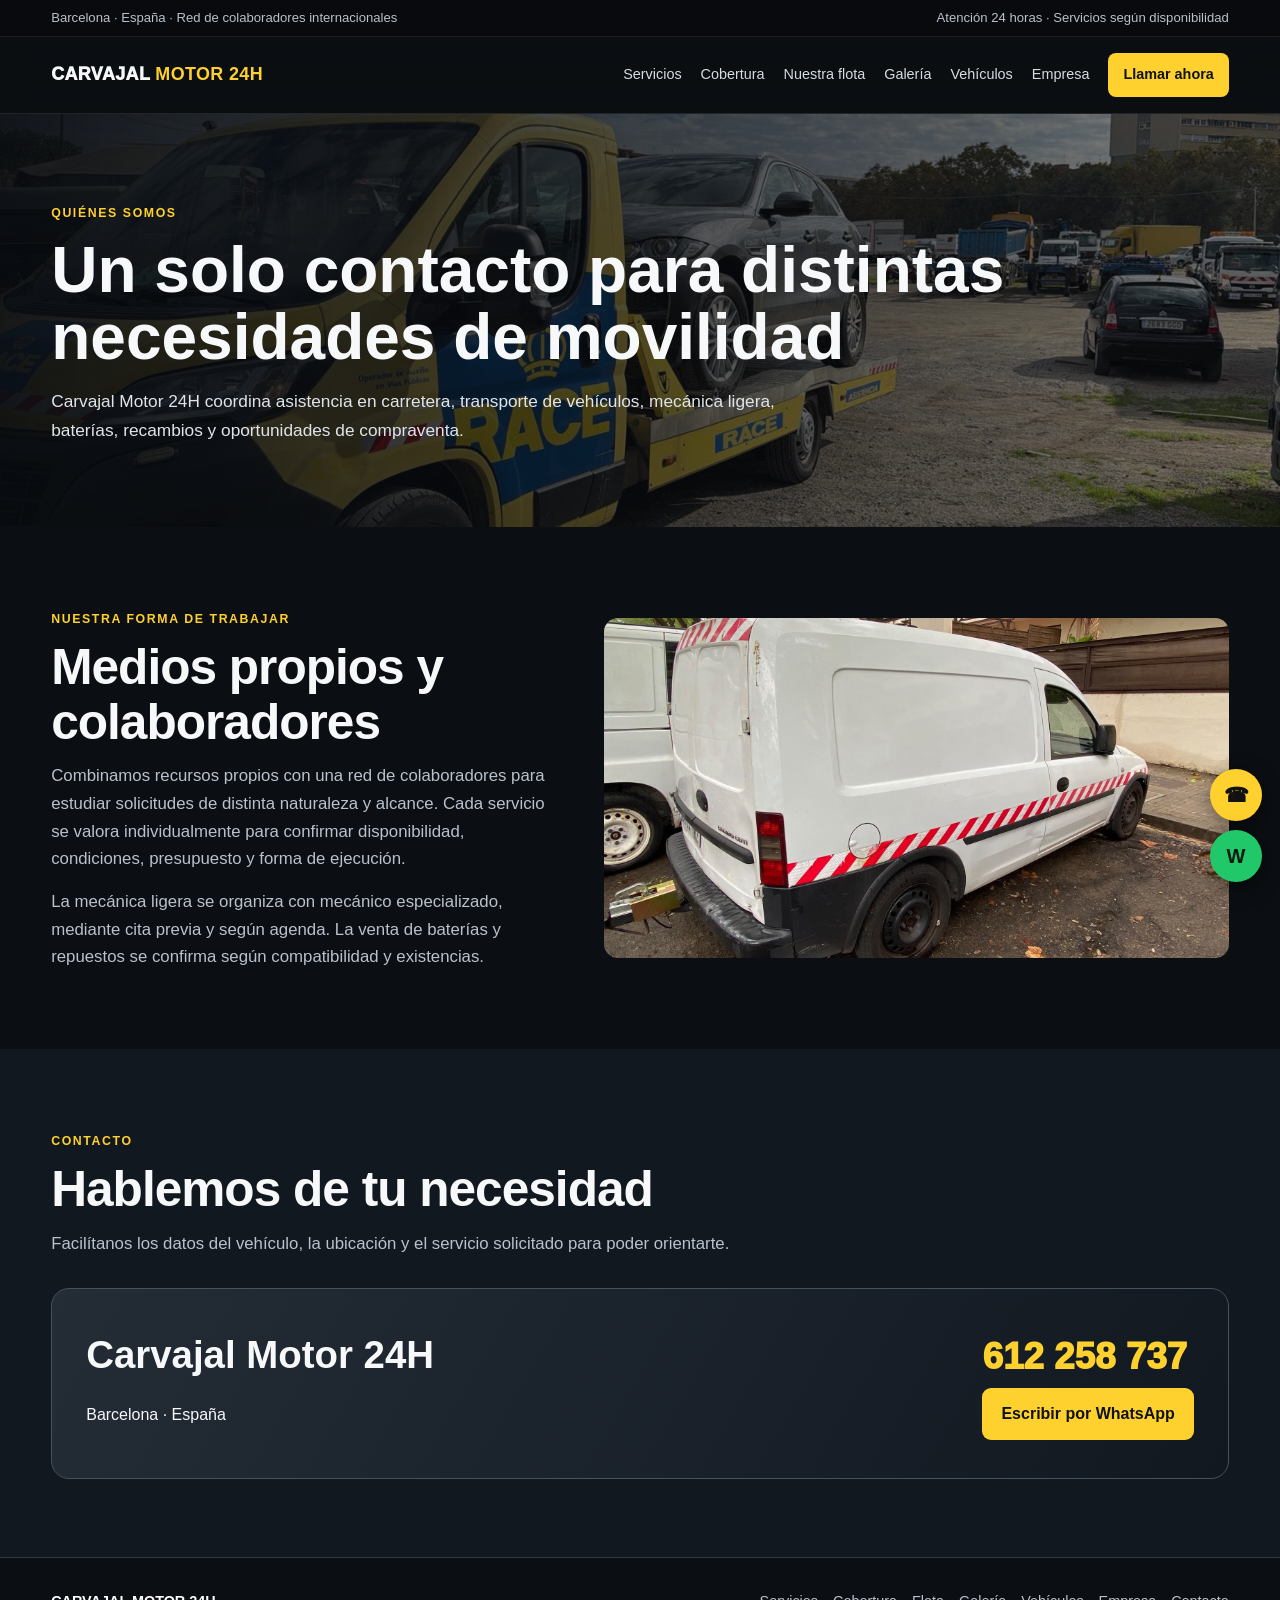
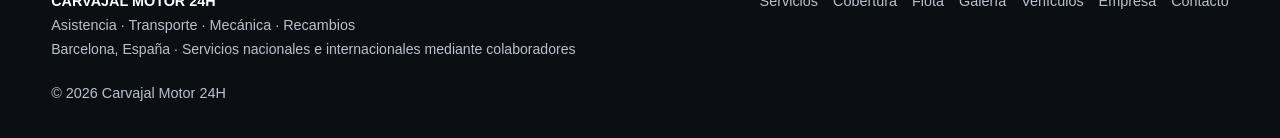
<file: empresa.html>
<!doctype html><html lang="es"><head><meta charset="utf-8"><meta name="viewport" content="width=device-width,initial-scale=1"><meta name="theme-color" content="#0b0e12"><meta name="robots" content="index,follow"><link rel="stylesheet" href="styles.css"><title>Empresa | Carvajal Motor 24H</title><meta name="description" content="Conoce Carvajal Motor 24H: asistencia, transporte, mecánica ligera, baterías, recambios y compraventa."><link rel="canonical" href="https://carvajalmotor24h.es/empresa.html"></head><body><div class="topline"><div class="wrap"><span>Barcelona · España · Red de colaboradores internacionales</span><span>Atención 24 horas · Servicios según disponibilidad</span></div></div><header class="site-header"><div class="wrap nav"><a class="brand" href="index.html">CARVAJAL <b>MOTOR 24H</b></a><nav class="navlinks"><a href="servicios.html">Servicios</a><a href="zonas.html">Cobertura</a><a href="flota.html">Nuestra flota</a><a href="galeria.html">Galería</a><a href="vehiculos.html">Vehículos</a><a href="empresa.html">Empresa</a><a class="nav-cta" href="tel:+34612258737">Llamar ahora</a></nav><button class="menu-btn" data-menu-open aria-label="Abrir menú">☰</button></div></header><div class="drawer"><div class="drawer-panel"><button class="drawer-close" data-menu-close aria-label="Cerrar">×</button><a href="index.html">Inicio</a><a href="servicios.html">Servicios</a><a href="zonas.html">Cobertura y localidades</a><a href="flota.html">Nuestra flota</a><a href="galeria.html">Galería</a><a href="vehiculos.html">Vehículos y compraventa</a><a href="empresa.html">Empresa</a><a href="index.html#contacto">Contacto</a><a href="tel:+34612258737">Llamar · 612 258 737</a></div></div><main><section class="page-hero"><div class="wrap"><span class="eyebrow">Quiénes somos</span><h1>Un solo contacto para distintas necesidades de movilidad</h1><p>Carvajal Motor 24H coordina asistencia en carretera, transporte de vehículos, mecánica ligera, baterías, recambios y oportunidades de compraventa.</p></div></section><section><div class="wrap split"><div><span class="kicker">Nuestra forma de trabajar</span><h2 class="section-title">Medios propios y colaboradores</h2><p class="lead">Combinamos recursos propios con una red de colaboradores para estudiar solicitudes de distinta naturaleza y alcance. Cada servicio se valora individualmente para confirmar disponibilidad, condiciones, presupuesto y forma de ejecución.</p><p class="lead" style="margin-top:15px">La mecánica ligera se organiza con mecánico especializado, mediante cita previa y según agenda. La venta de baterías y repuestos se confirma según compatibilidad y existencias.</p></div><img src="assets/furgoneta-taller-lateral.jpg" alt="Furgoneta de trabajo" style="width:100%;height:340px;object-fit:cover;border-radius:14px"></div></section><section class="dark-section"><div class="wrap"><div class="section-head"><span class="kicker">Contacto</span><h2 class="section-title">Hablemos de tu necesidad</h2><p class="lead">Facilítanos los datos del vehículo, la ubicación y el servicio solicitado para poder orientarte.</p></div><div class="contact-band"><div><h2>Carvajal Motor 24H</h2><p>Barcelona · España</p></div><div><a class="phone" href="tel:+34612258737">612 258 737</a><a class="btn primary" href="https://wa.me/34612258737" target="_blank" rel="noopener">Escribir por WhatsApp</a></div></div></div></section></main><footer><div class="wrap footer-grid"><div><strong style="color:#fff">CARVAJAL MOTOR 24H</strong><br>Asistencia · Transporte · Mecánica · Recambios<br><span class="small">Barcelona, España · Servicios nacionales e internacionales mediante colaboradores</span></div><div class="footer-links"><a href="servicios.html">Servicios</a><a href="zonas.html">Cobertura</a><a href="flota.html">Flota</a><a href="galeria.html">Galería</a><a href="vehiculos.html">Vehículos</a><a href="empresa.html">Empresa</a><a href="index.html#contacto">Contacto</a></div><div>© 2026 Carvajal Motor 24H</div></div></footer><div class="sticky-actions"><a class="call" href="tel:+34612258737" aria-label="Llamar">☎</a><a class="wa" href="https://wa.me/34612258737?text=Hola%20Carvajal%20Motor%2024H" target="_blank" rel="noopener" aria-label="WhatsApp">W</a></div><script src="script.js"></script></body></html>
</file>
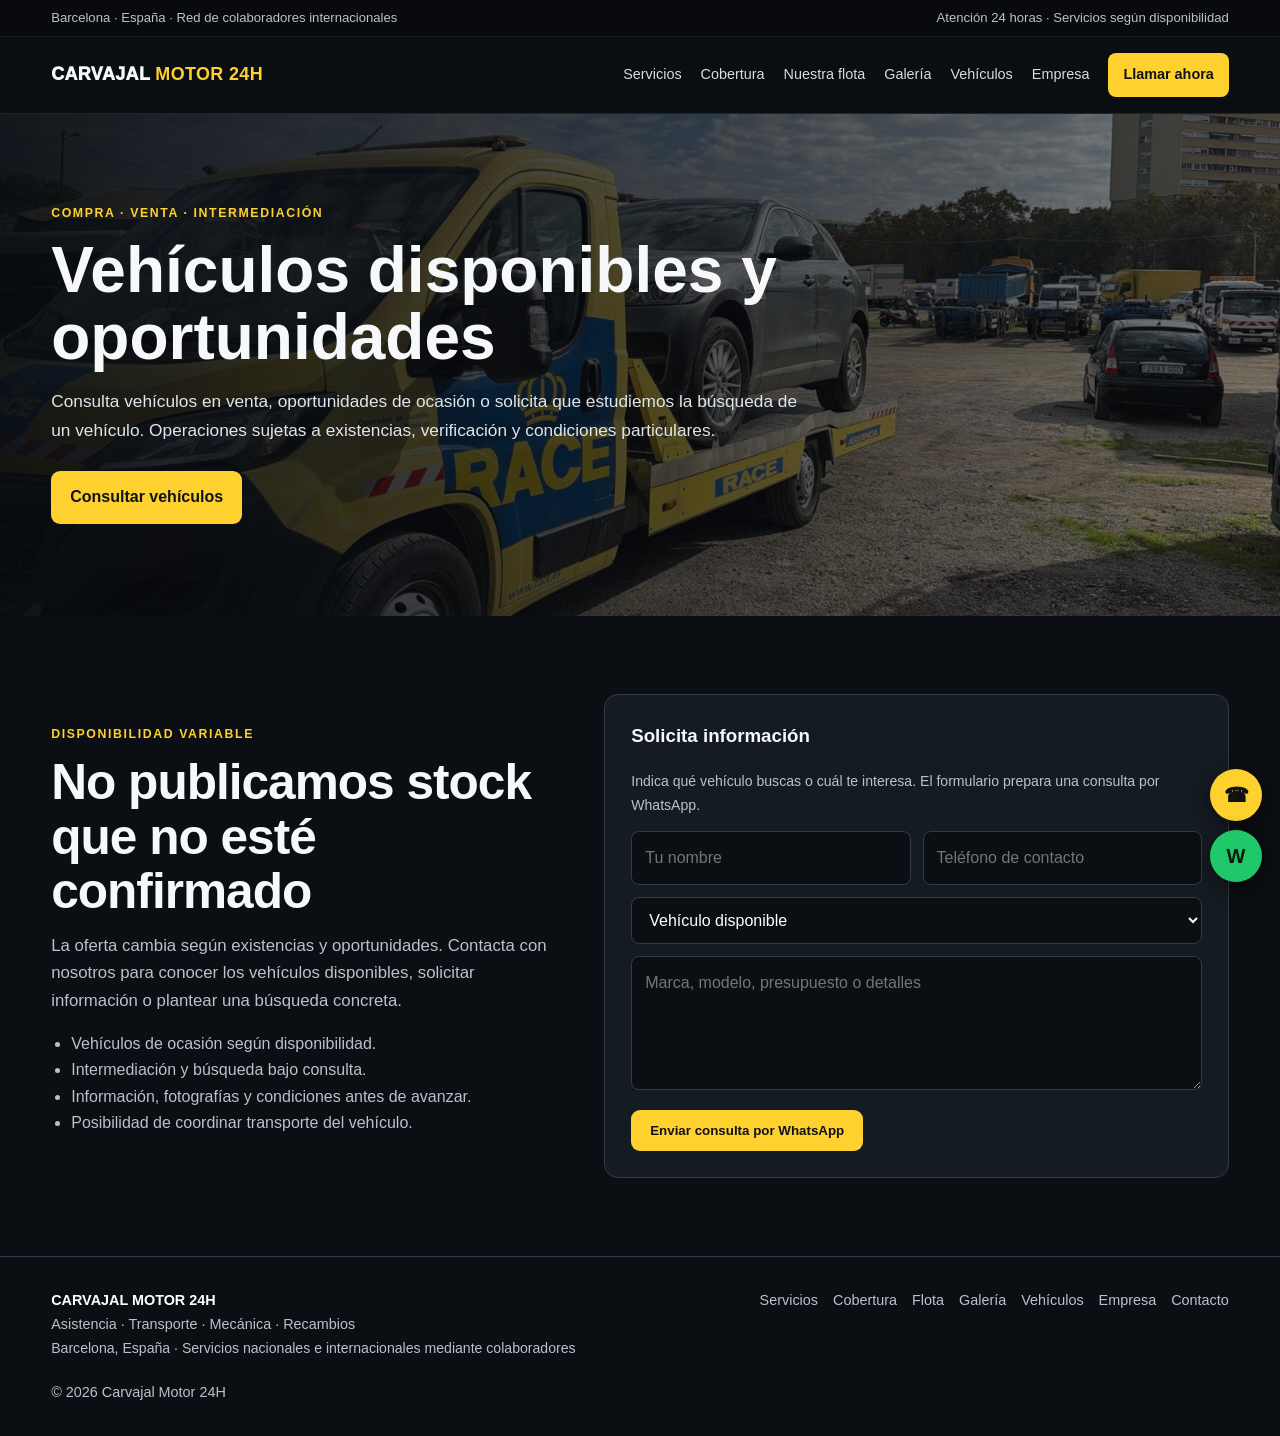
<file: vehiculos.html>
<!doctype html><html lang="es"><head><meta charset="utf-8"><meta name="viewport" content="width=device-width,initial-scale=1"><meta name="theme-color" content="#0b0e12"><meta name="robots" content="index,follow"><link rel="stylesheet" href="styles.css"><title>Vehículos disponibles | Carvajal Motor 24H</title><meta name="description" content="Consulta compraventa, vehículos de ocasión, búsqueda e intermediación según disponibilidad."><link rel="canonical" href="https://carvajalmotor24h.es/vehiculos.html"></head><body><div class="topline"><div class="wrap"><span>Barcelona · España · Red de colaboradores internacionales</span><span>Atención 24 horas · Servicios según disponibilidad</span></div></div><header class="site-header"><div class="wrap nav"><a class="brand" href="index.html">CARVAJAL <b>MOTOR 24H</b></a><nav class="navlinks"><a href="servicios.html">Servicios</a><a href="zonas.html">Cobertura</a><a href="flota.html">Nuestra flota</a><a href="galeria.html">Galería</a><a href="vehiculos.html">Vehículos</a><a href="empresa.html">Empresa</a><a class="nav-cta" href="tel:+34612258737">Llamar ahora</a></nav><button class="menu-btn" data-menu-open aria-label="Abrir menú">☰</button></div></header><div class="drawer"><div class="drawer-panel"><button class="drawer-close" data-menu-close aria-label="Cerrar">×</button><a href="index.html">Inicio</a><a href="servicios.html">Servicios</a><a href="zonas.html">Cobertura y localidades</a><a href="flota.html">Nuestra flota</a><a href="galeria.html">Galería</a><a href="vehiculos.html">Vehículos y compraventa</a><a href="empresa.html">Empresa</a><a href="index.html#contacto">Contacto</a><a href="tel:+34612258737">Llamar · 612 258 737</a></div></div><main><section class="page-hero"><div class="wrap"><span class="eyebrow">Compra · Venta · Intermediación</span><h1>Vehículos disponibles y oportunidades</h1><p>Consulta vehículos en venta, oportunidades de ocasión o solicita que estudiemos la búsqueda de un vehículo. Operaciones sujetas a existencias, verificación y condiciones particulares.</p><div class="actions"><a class="btn primary" href="https://wa.me/34612258737?text=Hola,%20quiero%20consultar%20veh%C3%ADculos%20disponibles" target="_blank" rel="noopener">Consultar vehículos</a></div></div></section><section><div class="wrap split"><div><span class="kicker">Disponibilidad variable</span><h2 class="section-title">No publicamos stock que no esté confirmado</h2><p class="lead">La oferta cambia según existencias y oportunidades. Contacta con nosotros para conocer los vehículos disponibles, solicitar información o plantear una búsqueda concreta.</p><ul style="color:var(--muted);padding-left:20px"><li>Vehículos de ocasión según disponibilidad.</li><li>Intermediación y búsqueda bajo consulta.</li><li>Información, fotografías y condiciones antes de avanzar.</li><li>Posibilidad de coordinar transporte del vehículo.</li></ul></div><div class="vehicle-box"><h3>Solicita información</h3><p class="small">Indica qué vehículo buscas o cuál te interesa. El formulario prepara una consulta por WhatsApp.</p><form data-wa-form><div class="form-row"><input class="field" name="Nombre" placeholder="Tu nombre" required><input class="field" name="Teléfono" placeholder="Teléfono de contacto"></div><div style="height:12px"></div><select class="field" name="Consulta"><option>Vehículo disponible</option><option>Busco un vehículo</option><option>Quiero vender un vehículo</option><option>Intermediación</option></select><div style="height:12px"></div><textarea class="field full" name="Detalles" rows="4" placeholder="Marca, modelo, presupuesto o detalles"></textarea><div style="height:12px"></div><button class="btn primary" type="submit">Enviar consulta por WhatsApp</button></form></div></div></section></main><footer><div class="wrap footer-grid"><div><strong style="color:#fff">CARVAJAL MOTOR 24H</strong><br>Asistencia · Transporte · Mecánica · Recambios<br><span class="small">Barcelona, España · Servicios nacionales e internacionales mediante colaboradores</span></div><div class="footer-links"><a href="servicios.html">Servicios</a><a href="zonas.html">Cobertura</a><a href="flota.html">Flota</a><a href="galeria.html">Galería</a><a href="vehiculos.html">Vehículos</a><a href="empresa.html">Empresa</a><a href="index.html#contacto">Contacto</a></div><div>© 2026 Carvajal Motor 24H</div></div></footer><div class="sticky-actions"><a class="call" href="tel:+34612258737" aria-label="Llamar">☎</a><a class="wa" href="https://wa.me/34612258737?text=Hola%20Carvajal%20Motor%2024H" target="_blank" rel="noopener" aria-label="WhatsApp">W</a></div><script src="script.js"></script></body></html>
</file>
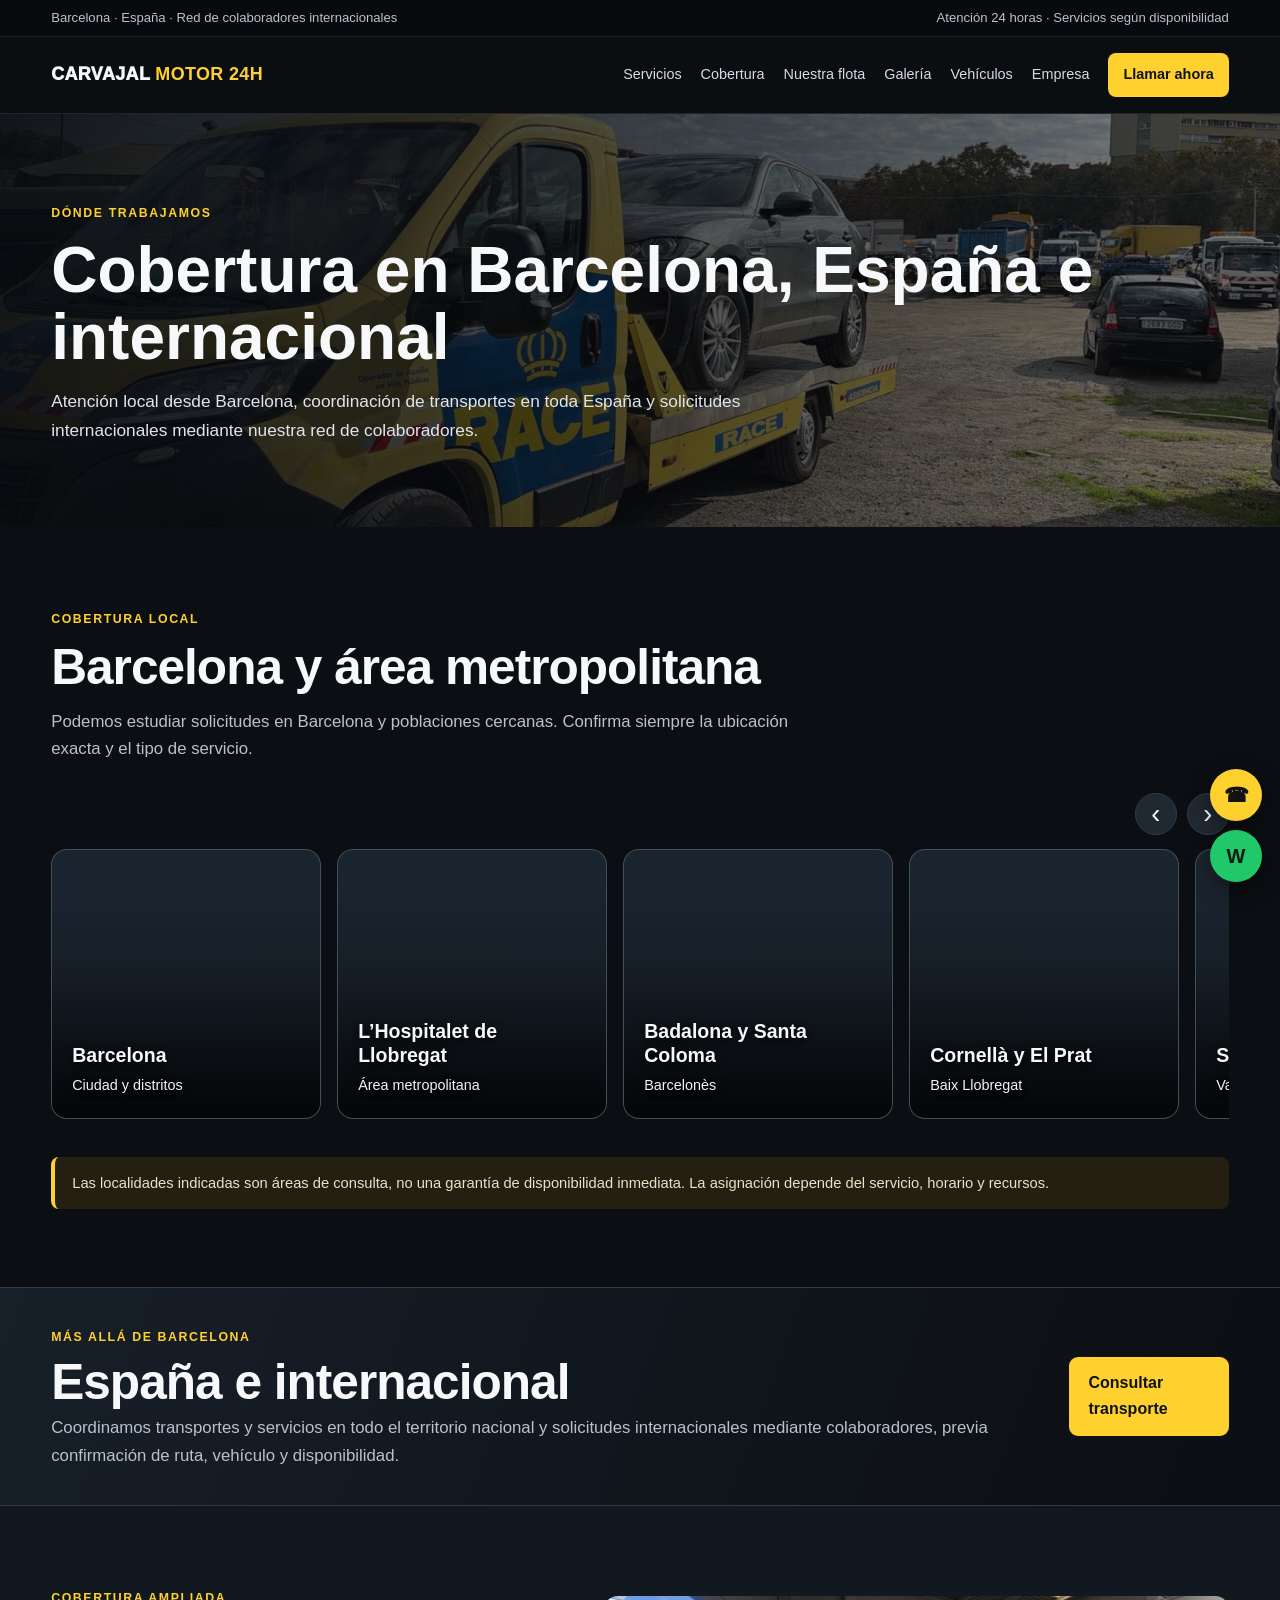
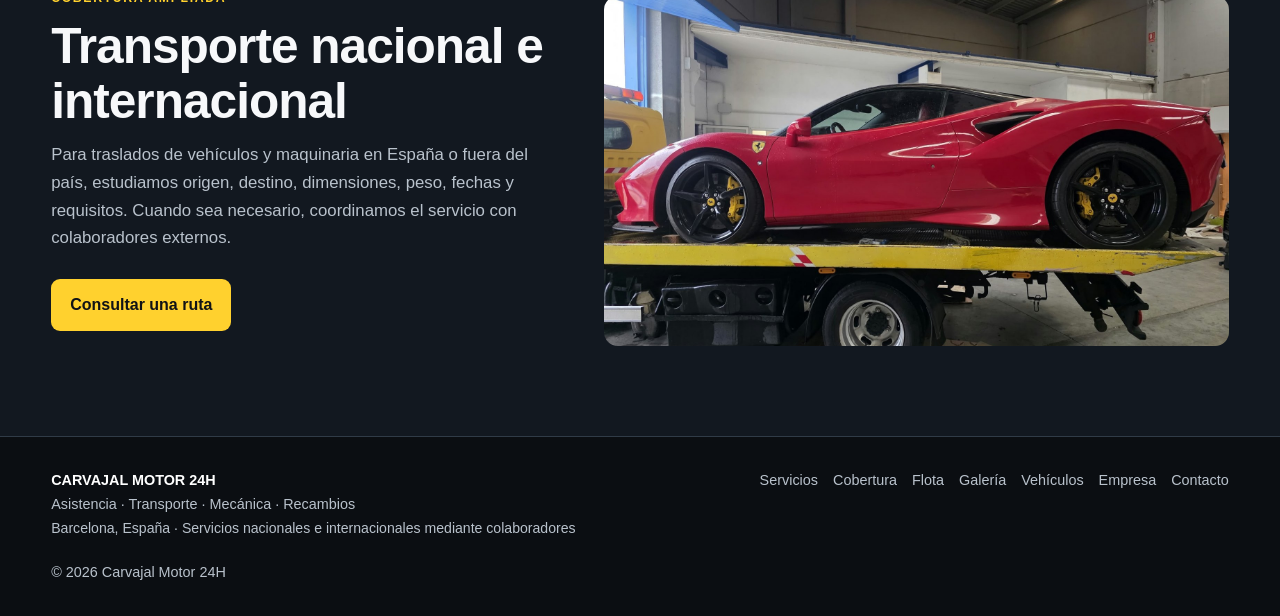
<file: zonas.html>
<!doctype html><html lang="es"><head><meta charset="utf-8"><meta name="viewport" content="width=device-width,initial-scale=1"><meta name="theme-color" content="#0b0e12"><meta name="robots" content="index,follow"><link rel="stylesheet" href="styles.css"><title>Cobertura | Carvajal Motor 24H</title><meta name="description" content="Asistencia en Barcelona y área metropolitana, transporte nacional en España y servicios internacionales coordinados con colaboradores."><link rel="canonical" href="https://carvajalmotor24h.es/zonas.html"></head><body><div class="topline"><div class="wrap"><span>Barcelona · España · Red de colaboradores internacionales</span><span>Atención 24 horas · Servicios según disponibilidad</span></div></div><header class="site-header"><div class="wrap nav"><a class="brand" href="index.html">CARVAJAL <b>MOTOR 24H</b></a><nav class="navlinks"><a href="servicios.html">Servicios</a><a href="zonas.html">Cobertura</a><a href="flota.html">Nuestra flota</a><a href="galeria.html">Galería</a><a href="vehiculos.html">Vehículos</a><a href="empresa.html">Empresa</a><a class="nav-cta" href="tel:+34612258737">Llamar ahora</a></nav><button class="menu-btn" data-menu-open aria-label="Abrir menú">☰</button></div></header><div class="drawer"><div class="drawer-panel"><button class="drawer-close" data-menu-close aria-label="Cerrar">×</button><a href="index.html">Inicio</a><a href="servicios.html">Servicios</a><a href="zonas.html">Cobertura y localidades</a><a href="flota.html">Nuestra flota</a><a href="galeria.html">Galería</a><a href="vehiculos.html">Vehículos y compraventa</a><a href="empresa.html">Empresa</a><a href="index.html#contacto">Contacto</a><a href="tel:+34612258737">Llamar · 612 258 737</a></div></div><main><section class="page-hero"><div class="wrap"><span class="eyebrow">Dónde trabajamos</span><h1>Cobertura en Barcelona, España e internacional</h1><p>Atención local desde Barcelona, coordinación de transportes en toda España y solicitudes internacionales mediante nuestra red de colaboradores.</p></div></section><section><div class="wrap"><div class="section-head"><span class="kicker">Cobertura local</span><h2 class="section-title">Barcelona y área metropolitana</h2><p class="lead">Podemos estudiar solicitudes en Barcelona y poblaciones cercanas. Confirma siempre la ubicación exacta y el tipo de servicio.</p></div><div class="carousel-wrap zones-carousel-wrap"><div class="carousel-controls"><button type="button" data-carousel-prev aria-label="Localidades anteriores">‹</button><button type="button" data-carousel-next aria-label="Más localidades">›</button></div><div class="carousel zones-carousel" aria-label="Localidades de cobertura">
<a class="zone-photo" href="https://wa.me/34612258737?text=Hola%2C%20quiero%20consultar%20servicio%20en%20Barcelona" style="--zone-img:url('https://images.unsplash.com/photo-1583422409516-2895a77efded?auto=format&fit=crop&w=900&q=85')"><strong>Barcelona</strong><span>Ciudad y distritos</span></a>
<a class="zone-photo" href="https://wa.me/34612258737?text=Hola%2C%20quiero%20consultar%20servicio%20en%20L%27Hospitalet" style="--zone-img:url('https://images.unsplash.com/photo-1539037116277-4db20889f2d4?auto=format&fit=crop&w=900&q=85')"><strong>L’Hospitalet de Llobregat</strong><span>Área metropolitana</span></a>
<a class="zone-photo" href="https://wa.me/34612258737?text=Hola%2C%20quiero%20consultar%20servicio%20en%20Badalona" style="--zone-img:url('https://images.unsplash.com/photo-1519608487953-e999c86e7455?auto=format&fit=crop&w=900&q=85')"><strong>Badalona y Santa Coloma</strong><span>Barcelonès</span></a>
<a class="zone-photo" href="https://wa.me/34612258737?text=Hola%2C%20quiero%20consultar%20servicio%20en%20Cornella%20o%20El%20Prat" style="--zone-img:url('https://images.unsplash.com/photo-1519501025264-65ba15a82390?auto=format&fit=crop&w=900&q=85')"><strong>Cornellà y El Prat</strong><span>Baix Llobregat</span></a>
<a class="zone-photo" href="https://wa.me/34612258737?text=Hola%2C%20quiero%20consultar%20servicio%20en%20Sabadell%20o%20Terrassa" style="--zone-img:url('https://images.unsplash.com/photo-1511818966892-d7d671e672a2?auto=format&fit=crop&w=900&q=85')"><strong>Sabadell y Terrassa</strong><span>Vallès Occidental</span></a>
<a class="zone-photo" href="https://wa.me/34612258737?text=Hola%2C%20quiero%20consultar%20servicio%20en%20Granollers%20o%20Mataro" style="--zone-img:url('https://images.unsplash.com/photo-1500530855697-b586d89ba3ee?auto=format&fit=crop&w=900&q=85')"><strong>Granollers y Mataró</strong><span>Vallès Oriental y Maresme</span></a>
<a class="zone-photo" href="https://wa.me/34612258737?text=Hola%2C%20quiero%20consultar%20servicio%20en%20Martorell%20o%20Sant%20Boi" style="--zone-img:url('https://images.unsplash.com/photo-1477959858617-67f85cf4f1df?auto=format&fit=crop&w=900&q=85')"><strong>Martorell y Sant Boi</strong><span>Baix Llobregat</span></a>
<a class="zone-photo" href="https://wa.me/34612258737?text=Hola%2C%20quiero%20consultar%20una%20localidad%20de%20Cataluna" style="--zone-img:url('https://images.unsplash.com/photo-1501785888041-af3ef285b470?auto=format&fit=crop&w=900&q=85')"><strong>Otras localidades</strong><span>Consulta cualquier municipio</span></a></div></div><div class="notice">Las localidades indicadas son áreas de consulta, no una garantía de disponibilidad inmediata. La asignación depende del servicio, horario y recursos.</div></div></section><section class="coverage-banner"><div class="wrap coverage-banner-inner"><div><span class="kicker">Más allá de Barcelona</span><h2 class="section-title">España e internacional</h2><p class="lead">Coordinamos transportes y servicios en todo el territorio nacional y solicitudes internacionales mediante colaboradores, previa confirmación de ruta, vehículo y disponibilidad.</p></div><a class="btn primary" href="https://wa.me/34612258737?text=Hola%2C%20quiero%20consultar%20un%20transporte%20nacional%20o%20internacional" target="_blank" rel="noopener">Consultar transporte</a></div></section><section class="dark-section"><div class="wrap split"><div><span class="kicker">Cobertura ampliada</span><h2 class="section-title">Transporte nacional e internacional</h2><p class="lead">Para traslados de vehículos y maquinaria en España o fuera del país, estudiamos origen, destino, dimensiones, peso, fechas y requisitos. Cuando sea necesario, coordinamos el servicio con colaboradores externos.</p><div class="actions"><a class="btn primary" href="https://wa.me/34612258737?text=Quiero%20consultar%20un%20transporte.%20Origen:%20%20Destino:%20" target="_blank" rel="noopener">Consultar una ruta</a></div></div><img src="assets/grua-ferrari-plataforma.jpg" alt="Vehículo transportado en plataforma" style="width:100%;height:350px;object-fit:cover;border-radius:14px"></div></section></main><footer><div class="wrap footer-grid"><div><strong style="color:#fff">CARVAJAL MOTOR 24H</strong><br>Asistencia · Transporte · Mecánica · Recambios<br><span class="small">Barcelona, España · Servicios nacionales e internacionales mediante colaboradores</span></div><div class="footer-links"><a href="servicios.html">Servicios</a><a href="zonas.html">Cobertura</a><a href="flota.html">Flota</a><a href="galeria.html">Galería</a><a href="vehiculos.html">Vehículos</a><a href="empresa.html">Empresa</a><a href="index.html#contacto">Contacto</a></div><div>© 2026 Carvajal Motor 24H</div></div></footer><div class="sticky-actions"><a class="call" href="tel:+34612258737" aria-label="Llamar">☎</a><a class="wa" href="https://wa.me/34612258737?text=Hola%20Carvajal%20Motor%2024H" target="_blank" rel="noopener" aria-label="WhatsApp">W</a></div><script src="script.js"></script></body></html>
</file>
<file: styles.css>
:root{--bg:#0b0e12;--panel:#151b22;--panel2:#202832;--yellow:#ffd12e;--white:#f7f8fa;--muted:#b9c2cc;--line:#303b47;--max:1180px}*{box-sizing:border-box}html{scroll-behavior:smooth;scroll-padding-top:90px}body{margin:0;background:var(--bg);color:var(--white);font:16px/1.65 Inter,Arial,sans-serif}a{color:inherit}.wrap{width:min(var(--max),92%);margin:auto}.topline{background:#080a0d;border-bottom:1px solid #ffffff14;font-size:.82rem;color:var(--muted)}.topline .wrap{display:flex;justify-content:space-between;gap:10px;padding:7px 0}.site-header{position:sticky;top:0;z-index:50;background:#0b0e12ed;backdrop-filter:blur(14px);border-bottom:1px solid #ffffff18}.nav{min-height:76px;display:flex;align-items:center;justify-content:space-between;gap:18px}.brand{font-weight:950;letter-spacing:.4px;text-decoration:none;font-size:1.12rem;white-space:nowrap}.brand b{color:var(--yellow)}.navlinks{display:flex;align-items:center;gap:19px}.navlinks a{text-decoration:none;color:#d6dce3;font-size:.9rem}.navlinks a:hover,.navlinks a.active{color:var(--yellow)}.nav-cta,.btn.primary{background:var(--yellow);color:#101216!important;border:0}.nav-cta{padding:10px 15px;border-radius:8px;font-weight:900;text-decoration:none}.menu-btn{display:none;border:1px solid var(--line);background:var(--panel);color:white;border-radius:9px;padding:9px 12px;font-size:1.2rem}.drawer{display:none;position:fixed;inset:0;z-index:100;background:#0009}.drawer.open{display:block}.drawer-panel{margin-left:auto;width:min(360px,88vw);height:100%;background:#111820;padding:24px;display:flex;flex-direction:column;gap:15px;box-shadow:-20px 0 60px #0008}.drawer-panel a{padding:12px 8px;border-bottom:1px solid var(--line);text-decoration:none;font-weight:700}.drawer-close{align-self:flex-end;background:none;border:0;color:white;font-size:2rem}.hero{position:relative;min-height:620px;display:flex;align-items:center;overflow:hidden;background:linear-gradient(90deg,#070a0fee 0%,#070a0fbd 52%,#070a0f30 100%),url('assets/flota-gruas-juntas.jpg') center 48%/cover no-repeat}.hero-inner{position:relative;z-index:1;padding:90px 0 110px;max-width:780px}.eyebrow,.kicker{color:var(--yellow);font-size:.77rem;font-weight:900;letter-spacing:1.6px;text-transform:uppercase}.hero h1{font-size:clamp(2.7rem,6vw,5.3rem);line-height:1.02;letter-spacing:-2px;margin:17px 0}.hero h1 span{color:var(--yellow)}.hero p{font-size:1.13rem;color:#e0e5eb;max-width:690px}.actions{display:flex;gap:12px;flex-wrap:wrap;margin:27px 0}.btn{display:inline-flex;justify-content:center;align-items:center;gap:9px;padding:13px 19px;border-radius:9px;text-decoration:none;font-weight:900;border:1px solid #ffffff65;background:#111820c9}.btn:hover,.nav-cta:hover{transform:translateY(-2px)}.trustbar{position:relative;margin-top:-28px;z-index:3}.trustgrid{display:grid;grid-template-columns:repeat(4,1fr);background:var(--panel);border:1px solid var(--line);border-radius:15px;overflow:hidden;box-shadow:0 16px 40px #0006}.trustitem{padding:20px;border-right:1px solid var(--line)}.trustitem:last-child{border:0}.trustitem strong{display:block;color:var(--yellow);font-size:1.4rem}.trustitem span{font-size:.88rem;color:var(--muted)}section{padding:78px 0}.section-head{max-width:760px;margin-bottom:30px}.section-title{font-size:clamp(2rem,4vw,3.1rem);line-height:1.1;letter-spacing:-1px;margin:9px 0 13px}.lead{color:var(--muted);font-size:1.05rem;margin:0}.cards{display:grid;grid-template-columns:repeat(3,1fr);gap:18px}.card{background:var(--panel);border:1px solid var(--line);border-radius:15px;overflow:hidden;min-width:0}.card img{display:block;width:100%;height:205px;object-fit:cover}.card-body{padding:20px}.card h3{font-size:1.15rem;margin:0 0 7px}.card p{color:var(--muted);font-size:.94rem;margin:0}.tag{display:inline-block;margin-top:13px;color:var(--yellow);font-size:.76rem;font-weight:900;letter-spacing:.8px;text-transform:uppercase}.carousel-wrap{position:relative}.carousel{display:grid;grid-auto-flow:column;grid-auto-columns:minmax(260px,31%);gap:16px;overflow-x:auto;scroll-snap-type:x mandatory;scroll-behavior:smooth;padding:3px 2px 18px;scrollbar-color:var(--yellow) #222}.carousel>.card{scroll-snap-align:start}.carousel-controls{display:flex;gap:8px;justify-content:flex-end;margin:0 0 12px}.circle-btn{background:var(--panel2);border:1px solid var(--line);color:white;border-radius:50%;width:42px;height:42px;font-size:1.2rem;cursor:pointer}.dark-section{background:#121820}.fleet-layout,.split{display:grid;grid-template-columns:.9fr 1.1fr;gap:42px;align-items:center}.fleet-list{display:grid;gap:10px;margin:22px 0}.fleet-row{display:flex;gap:14px;align-items:center;padding:13px 15px;background:#ffffff08;border:1px solid #ffffff16;border-radius:10px}.fleet-row b{color:var(--yellow);font-size:1.2rem;min-width:42px}.fleet-row span{color:#dce1e7}.photo-grid{display:grid;grid-template-columns:1fr 1fr;gap:12px}.photo-grid img{width:100%;height:190px;object-fit:cover;border-radius:12px}.photo-grid img:first-child{grid-column:span 2;height:285px}.notice{background:#241f10;border-left:4px solid var(--yellow);padding:14px 17px;border-radius:8px;color:#e9e1c8;font-size:.92rem;margin-top:20px}.faq-list{display:grid;grid-template-columns:1fr 1fr;gap:12px}.faq-item{background:var(--panel);border:1px solid var(--line);border-radius:12px;padding:0 18px}.faq-item summary{cursor:pointer;list-style:none;padding:17px 28px 17px 0;font-weight:800;position:relative}.faq-item summary::-webkit-details-marker{display:none}.faq-item summary:after{content:'+';position:absolute;right:0;color:var(--yellow);font-size:1.4rem;top:11px}.faq-item[open] summary:after{content:'−'}.faq-item p{color:var(--muted);margin:0 0 18px}.contact-band{background:linear-gradient(120deg,#242c36,#111820);border:1px solid #46515e;border-radius:18px;padding:34px;display:flex;justify-content:space-between;align-items:center;gap:25px}.contact-band h2{margin:0 0 7px;font-size:clamp(1.7rem,3vw,2.5rem)}.phone{display:block;color:var(--yellow);font-weight:950;font-size:clamp(1.7rem,3vw,2.3rem);text-decoration:none}.page-hero{padding:85px 0 65px;background:linear-gradient(90deg,#080b0fee,#080b0f80),url('assets/grua-vehiculo-carretera.jpg') center/cover}.page-hero h1{font-size:clamp(2.5rem,5vw,4.4rem);line-height:1.04;margin:12px 0}.page-hero p{max-width:760px;color:#e0e5eb;font-size:1.08rem}.zone-card{position:relative;min-height:190px;background:linear-gradient(135deg,#26313d,#121820);border:1px solid var(--line);border-radius:14px;padding:22px;display:flex;flex-direction:column;justify-content:flex-end;overflow:hidden}.zone-card:before{content:'⌖';position:absolute;right:18px;top:8px;color:#ffd12e22;font-size:6rem}.zone-card h3{margin:0;font-size:1.25rem}.zone-card p{margin:5px 0 0;color:var(--muted);font-size:.9rem}.vehicle-box{background:var(--panel);border:1px solid var(--line);padding:26px;border-radius:14px}.vehicle-box h3{margin-top:0}.form-row{display:grid;grid-template-columns:1fr 1fr;gap:12px}.field{width:100%;padding:13px;border:1px solid var(--line);border-radius:8px;background:#0b0e12;color:white;font:inherit}.field.full{grid-column:1/-1}footer{border-top:1px solid var(--line);padding:32px 0;color:var(--muted);font-size:.9rem}.footer-grid{display:flex;justify-content:space-between;gap:20px;flex-wrap:wrap}.footer-links{display:flex;gap:15px;flex-wrap:wrap}.footer-links a{text-decoration:none}.sticky-actions{position:fixed;z-index:40;right:18px;bottom:18px;display:flex;flex-direction:column;gap:9px}.sticky-actions a{width:52px;height:52px;border-radius:50%;display:grid;place-items:center;text-decoration:none;font-size:1.25rem;font-weight:900;box-shadow:0 6px 22px #0007}.sticky-actions .wa{background:#20c86a;color:#06180d}.sticky-actions .call{background:var(--yellow);color:#111}.small{font-size:.88rem;color:var(--muted)}@media(max-width:850px){.navlinks{display:none}.menu-btn{display:block}.cards{grid-template-columns:repeat(2,1fr)}.carousel{grid-auto-columns:minmax(250px,72%)}.fleet-layout,.split{grid-template-columns:1fr}.trustgrid{grid-template-columns:1fr 1fr}.trustitem:nth-child(2){border-right:0}.trustitem:nth-child(-n+2){border-bottom:1px solid var(--line)}.contact-band{align-items:flex-start;flex-direction:column}}@media(max-width:560px){.topline .wrap{font-size:.73rem}.hero{min-height:590px;background-position:58% center}.hero-inner{padding:75px 0 100px}.hero h1{letter-spacing:-1px}.cards{grid-template-columns:1fr}.carousel{grid-auto-columns:86%}section{padding:60px 0}.card img{height:220px}.faq-list{grid-template-columns:1fr}.photo-grid img{height:145px}.photo-grid img:first-child{height:210px}.form-row{grid-template-columns:1fr}.footer-grid{flex-direction:column}.trustitem{padding:15px}.trustitem strong{font-size:1.2rem}}

/* Carruseles visuales de servicios y localidades */
.carousel-wrap{position:relative}.carousel-controls{display:flex;justify-content:flex-end;gap:10px;margin:0 0 12px}.carousel-controls button{width:42px;height:42px;border-radius:50%;border:1px solid var(--line);background:#202832;color:#fff;font-size:1.7rem;line-height:1;cursor:pointer}.carousel-controls button:hover{background:var(--yellow);color:#111}.service-carousel,.zones-carousel{display:flex;gap:16px;overflow-x:auto;scroll-snap-type:x mandatory;scroll-behavior:smooth;padding:2px 2px 18px;scrollbar-width:thin;scrollbar-color:var(--yellow) #202832}.service-carousel>.card{flex:0 0 min(320px,82vw);scroll-snap-align:start;margin:0}.service-carousel>.card img{width:100%;height:190px;object-fit:cover;display:block}.zones-carousel .zone-photo{position:relative;isolation:isolate;flex:0 0 clamp(210px,23vw,270px);height:270px;border:1px solid #ffffff30;border-radius:16px;overflow:hidden;display:flex;flex-direction:column;justify-content:flex-end;padding:20px;text-decoration:none;scroll-snap-align:start;background:#1b2530}.zone-photo:before{content:"";position:absolute;inset:0;z-index:-2;background-image:var(--zone-img);background-position:center;background-size:cover;transition:transform .35s ease}.zone-photo:after{content:"";position:absolute;inset:0;z-index:-1;background:linear-gradient(180deg,#00000005 10%,#00000022 38%,#000000db 100%)}.zone-photo:hover:before{transform:scale(1.07)}.zone-photo strong{font-size:1.22rem;line-height:1.2;text-shadow:0 2px 8px #000;font-weight:850}.zone-photo span{font-size:.9rem;color:#f1f3f5;margin-top:7px;text-shadow:0 2px 8px #000}.coverage-banner{padding:35px 0;background:linear-gradient(110deg,#171f29,#0b0e12);border-top:1px solid var(--line);border-bottom:1px solid var(--line)}.coverage-banner-inner{display:flex;align-items:center;justify-content:space-between;gap:30px}.coverage-banner .section-title{margin:5px 0}@media(max-width:700px){.coverage-banner-inner{align-items:flex-start;flex-direction:column}.zones-carousel .zone-photo{flex-basis:78vw;height:245px}.service-carousel>.card{flex-basis:82vw}.carousel-controls button{width:38px;height:38px}}

/* Galería de trabajos reales */
.gallery-hero{background:linear-gradient(90deg,#080b0fee,#080b0f78),url('assets/flota-gruas-juntas.jpg') center 48%/cover no-repeat}
.gallery-hero h1{max-width:850px;text-transform:uppercase;letter-spacing:-1.8px}
.gallery-section{background:#f3f2ee;color:#15191e}
.gallery-section .lead,.gallery-section .small{color:#5d6670}
.gallery-section .kicker{color:#a77e00}
.gallery-intro{display:flex;align-items:end;justify-content:space-between;gap:30px;margin-bottom:28px}
.gallery-intro>div{max-width:560px}.gallery-intro .lead{max-width:380px}
.gallery-grid{display:grid;grid-template-columns:repeat(4,minmax(0,1fr));grid-auto-rows:190px;gap:12px}
.gallery-item{position:relative;display:block;overflow:hidden;padding:0;border:0;border-radius:2px;background:#d5d5d5;cursor:zoom-in;text-align:left}
.gallery-item:nth-child(5n+1){grid-row:span 2}
.gallery-item img{width:100%;height:100%;object-fit:cover;display:block;transition:transform .35s ease}
.gallery-item:hover img{transform:scale(1.055)}
.gallery-caption{position:absolute;inset:auto 0 0;padding:30px 14px 12px;background:linear-gradient(transparent,#000b);color:white;display:flex;flex-direction:column;gap:3px;opacity:0;transition:opacity .2s}
.gallery-item:hover .gallery-caption,.gallery-item:focus-visible .gallery-caption{opacity:1}
.gallery-caption small{color:#f5d86a}.gallery-note{margin-top:20px}
.lightbox{position:fixed;inset:0;z-index:100;display:none;align-items:center;justify-content:center;padding:5vh 7vw;background:#05070bf2}
.lightbox.open{display:flex}.lightbox figure{margin:0;max-width:min(1100px,82vw);max-height:85vh;text-align:center}
.lightbox figure img{display:block;max-width:100%;max-height:78vh;object-fit:contain;margin:auto;border-radius:8px}
.lightbox figcaption{color:#fff;padding:12px}.lightbox button{position:absolute;border:1px solid #ffffff55;background:#171d25;color:white;width:46px;height:46px;border-radius:50%;font-size:2rem;cursor:pointer}
.lightbox-close{top:22px;right:24px}.lightbox-prev{left:22px}.lightbox-next{right:22px}
@media(max-width:850px){.gallery-grid{grid-template-columns:repeat(3,minmax(0,1fr));grid-auto-rows:165px}.gallery-intro{align-items:flex-start;flex-direction:column;gap:10px}}
@media(max-width:560px){.gallery-grid{grid-template-columns:repeat(2,minmax(0,1fr));grid-auto-rows:145px;gap:8px}.gallery-item:nth-child(5n+1){grid-row:span 2}.gallery-caption{opacity:1;padding:24px 9px 8px;font-size:.8rem}.lightbox{padding:5vh 3vw}.lightbox figure{max-width:90vw}.lightbox-prev{left:8px}.lightbox-next{right:8px}.lightbox button{width:38px;height:38px;font-size:1.6rem}.gallery-section{padding:54px 0}}
</file>
